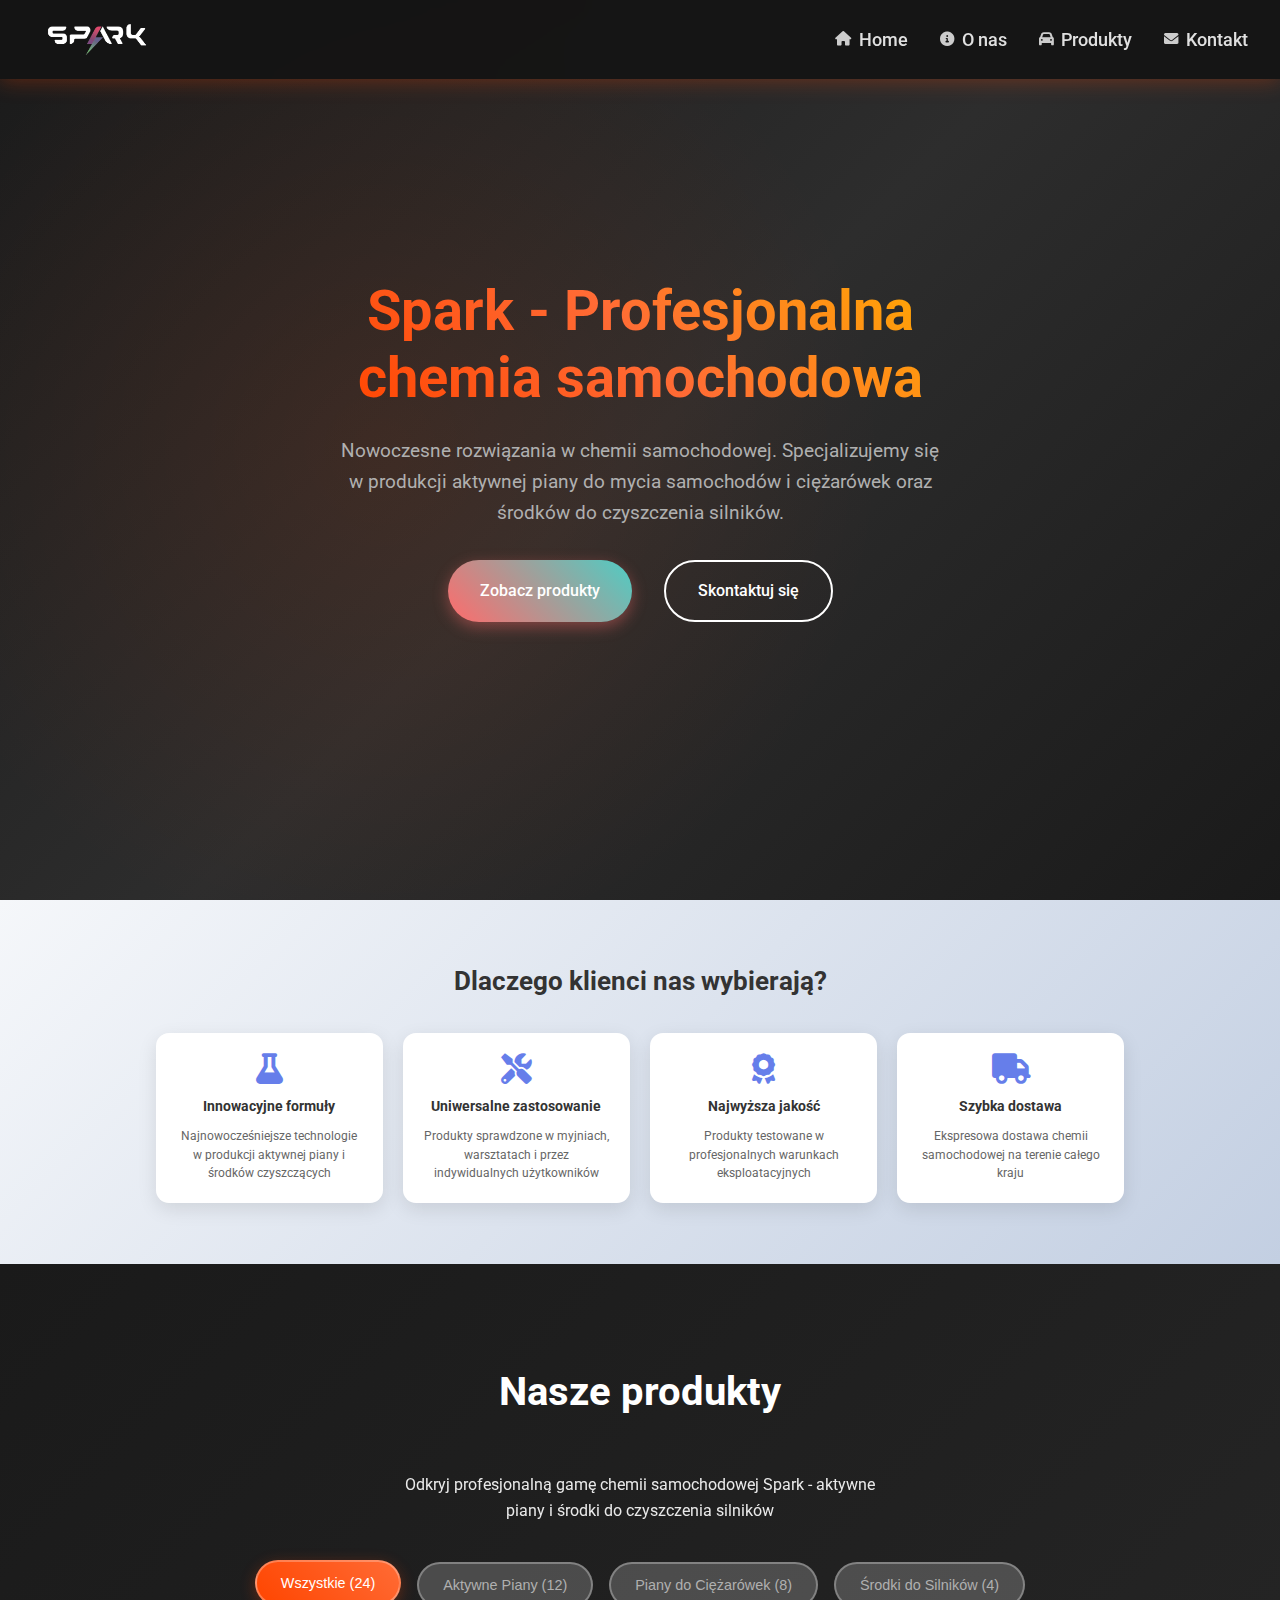
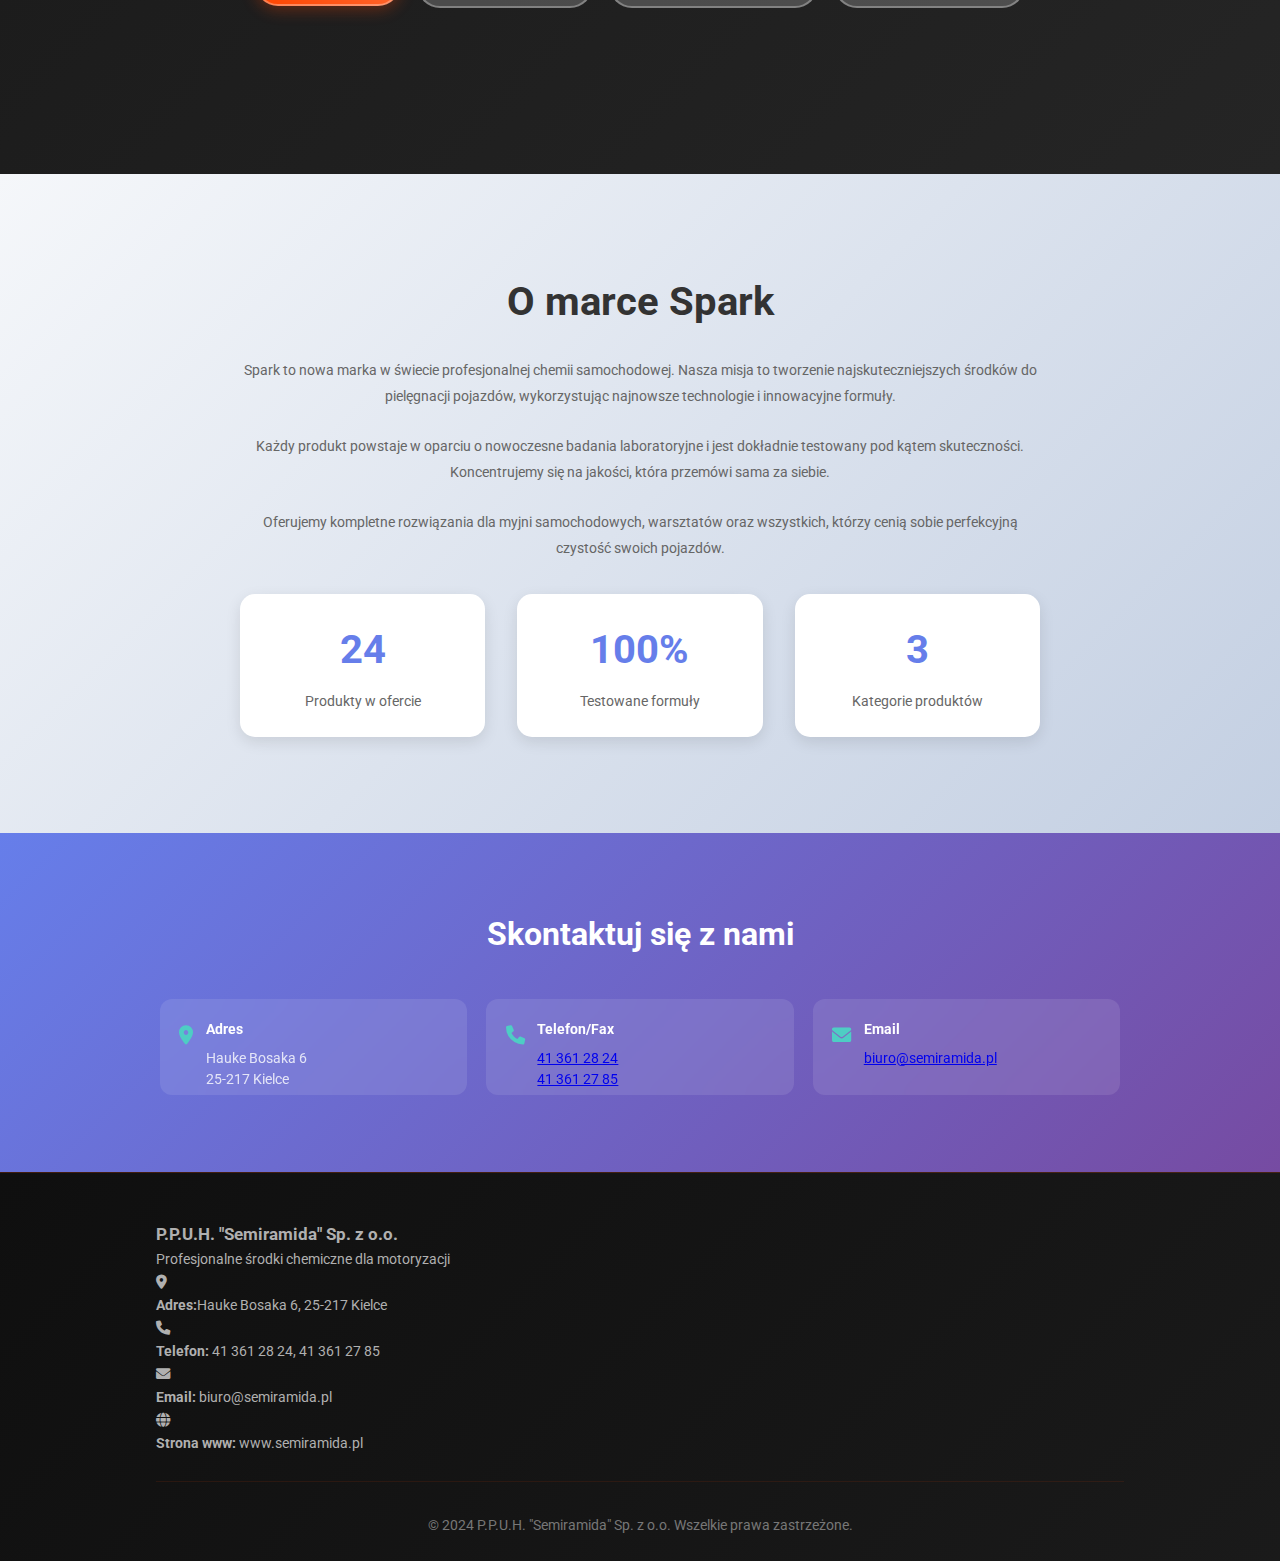
<file: index.html>
<!DOCTYPE html>
<html lang="pl">
  <head>
    <meta charset="UTF-8" />
    <meta name="viewport" content="width=device-width, initial-scale=1.0" />
    <meta
      http-equiv="Cache-Control"
      content="no-cache, no-store, must-revalidate"
    />
    <meta http-equiv="Pragma" content="no-cache" />
    <meta http-equiv="Expires" content="0" />
    <title>Spark - Profesjonalna chemia samochodowa</title>
    <link rel="stylesheet" href="style-modular.css" />
    <link
      href="https://cdnjs.cloudflare.com/ajax/libs/font-awesome/6.0.0/css/all.min.css"
      rel="stylesheet"
    />
    <link
      href="https://fonts.googleapis.com/css2?family=Roboto:wght@300;400;500;700&display=swap"
      rel="stylesheet"
    />
  </head>
  <body>
    <!-- Navigation -->
    <header class="header">
      <nav class="navbar">
        <div class="nav-brand">
          <img src="images/logo.png" alt="Spark Logo" class="logo" />
        </div>
        <ul class="nav-menu">
          <li class="nav-item">
            <a href="#home" class="nav-link">
              <i class="fas fa-home"></i>
              Home
            </a>
          </li>
          <li class="nav-item">
            <a href="#about" class="nav-link">
              <i class="fas fa-info-circle"></i>
              O nas
            </a>
          </li>
          <li class="nav-item">
            <a href="#products" class="nav-link">
              <i class="fas fa-car"></i>
              Produkty
            </a>
          </li>
          <li class="nav-item">
            <a href="#contact" class="nav-link">
              <i class="fas fa-envelope"></i>
              Kontakt
            </a>
          </li>
        </ul>
        <div class="hamburger">
          <span class="bar"></span>
          <span class="bar"></span>
          <span class="bar"></span>
        </div>
      </nav>
    </header>

    <!-- Hero Section -->
    <section id="home" class="hero">
      <div class="hero-content">
        <div class="hero-text">
          <h1>Spark - Profesjonalna<br />chemia samochodowa</h1>
          <p>
            Nowoczesne rozwiązania w chemii samochodowej. Specjalizujemy się w
            produkcji aktywnej piany do mycia samochodów i ciężarówek oraz
            środków do czyszczenia silników.
          </p>
          <div class="hero-buttons">
            <a href="#products" class="btn btn-primary">Zobacz produkty</a>
            <a href="#contact" class="btn btn-secondary">Skontaktuj się</a>
          </div>
        </div>
      </div>
    </section>

    <!-- Features Section -->
    <section class="features">
      <div class="container">
        <h2>Dlaczego klienci nas wybierają?</h2>
        <div class="features-grid">
          <div class="feature-card">
            <i class="fas fa-flask"></i>
            <h3>Innowacyjne formuły</h3>
            <p>
              Najnowocześniejsze technologie w produkcji aktywnej piany i
              środków czyszczących
            </p>
          </div>
          <div class="feature-card">
            <i class="fas fa-tools"></i>
            <h3>Uniwersalne zastosowanie</h3>
            <p>
              Produkty sprawdzone w myjniach, warsztatach i przez indywidualnych
              użytkowników
            </p>
          </div>
          <div class="feature-card">
            <i class="fas fa-award"></i>
            <h3>Najwyższa jakość</h3>
            <p>
              Produkty testowane w profesjonalnych warunkach eksploatacyjnych
            </p>
          </div>
          <div class="feature-card">
            <i class="fas fa-truck"></i>
            <h3>Szybka dostawa</h3>
            <p>
              Ekspresowa dostawa chemii samochodowej na terenie całego kraju
            </p>
          </div>
        </div>
      </div>
    </section>

    <!-- Products Section -->
    <section id="products" class="products">
      <div class="container">
        <h2>Nasze produkty</h2>
        <p class="products-intro">
          Odkryj profesjonalną gamę chemii samochodowej Spark - aktywne piany i
          środki do czyszczenia silników
        </p>

        <div class="products-grid" id="productsGrid">
          <!-- Produkty będą generowane przez JavaScript -->
        </div>
      </div>
    </section>

    <!-- About Section -->
    <section id="about" class="about">
      <div class="container">
        <div class="about-content">
          <div class="about-text">
            <h2>O marce Spark</h2>
            <p>
              Spark to nowa marka w świecie profesjonalnej chemii samochodowej.
              Nasza misja to tworzenie najskuteczniejszych środków do
              pielęgnacji pojazdów, wykorzystując najnowsze technologie i
              innowacyjne formuły.
            </p>
            <p>
              Każdy produkt powstaje w oparciu o nowoczesne badania
              laboratoryjne i jest dokładnie testowany pod kątem skuteczności.
              Koncentrujemy się na jakości, która przemówi sama za siebie.
            </p>
            <p>
              Oferujemy kompletne rozwiązania dla myjni samochodowych,
              warsztatów oraz wszystkich, którzy cenią sobie perfekcyjną
              czystość swoich pojazdów.
            </p>
            <div class="stats">
              <div class="stat">
                <span class="stat-number">24</span>
                <span class="stat-label">Produkty w ofercie</span>
              </div>
              <div class="stat">
                <span class="stat-number">100%</span>
                <span class="stat-label">Testowane formuły</span>
              </div>
              <div class="stat">
                <span class="stat-number">3</span>
                <span class="stat-label">Kategorie produktów</span>
              </div>
            </div>
          </div>
        </div>
      </div>
    </section>

    <!-- Contact Section -->
    <section id="contact" class="contact">
      <div class="container">
        <h2>Skontaktuj się z nami</h2>

        <div class="contact-content">
          <div class="contact-info">
            <div class="contact-item">
              <i class="fas fa-map-marker-alt contact-icon"></i>
              <div class="contact-text">
                <h3>Adres</h3>
                <p>Hauke Bosaka 6<br />25-217 Kielce</p>
              </div>
            </div>

            <div class="contact-item">
              <i class="fas fa-phone contact-icon"></i>
              <div class="contact-text">
                <h3>Telefon/Fax</h3>
                <p><a href="tel:+48413612824">41 361 28 24</a></p>
                <p><a href="tel:+48413612785">41 361 27 85</a></p>
              </div>
            </div>

            <div class="contact-item">
              <i class="fas fa-envelope contact-icon"></i>
              <div class="contact-text">
                <h3>Email</h3>
                <p>
                  <a href="mailto:biuro@semiramida.pl">biuro@semiramida.pl</a>
                </p>
              </div>
            </div>
          </div>
        </div>
      </div>
    </section>

    <!-- Footer -->
    <footer class="footer">
      <div class="container">
        <div class="footer-content">
          <div class="footer-main">
            <h3>P.P.U.H. "Semiramida" Sp. z o.o.</h3>
            <p class="footer-description">
              Profesjonalne środki chemiczne dla motoryzacji
            </p>

            <div class="footer-info">
              <div class="footer-info-item">
                <i class="fas fa-map-marker-alt"></i>
                <div><strong>Adres:</strong>Hauke Bosaka 6, 25-217 Kielce</div>
              </div>

              <div class="footer-info-item">
                <i class="fas fa-phone"></i>
                <div>
                  <strong>Telefon:</strong>
                  <a href="tel:+48413612824">41 361 28 24</a>,
                  <a href="tel:+48413612785">41 361 27 85</a>
                </div>
              </div>

              <div class="footer-info-item">
                <i class="fas fa-envelope"></i>
                <div>
                  <strong>Email:</strong>
                  <a href="mailto:biuro@semiramida.pl">biuro@semiramida.pl</a>
                </div>
              </div>

              <div class="footer-info-item">
                <i class="fas fa-globe"></i>
                <div>
                  <strong>Strona www:</strong>
                  <a href="https://www.semiramida.pl" target="_blank"
                    >www.semiramida.pl</a
                  >
                </div>
              </div>
            </div>
          </div>
        </div>
        <div class="footer-bottom">
          <p>
            &copy; 2024 P.P.U.H. "Semiramida" Sp. z o.o. Wszelkie prawa
            zastrzeżone.
          </p>
        </div>
      </div>
    </footer>

    <script src="app-modular.js"></script>
  </body>
</html>
</file>
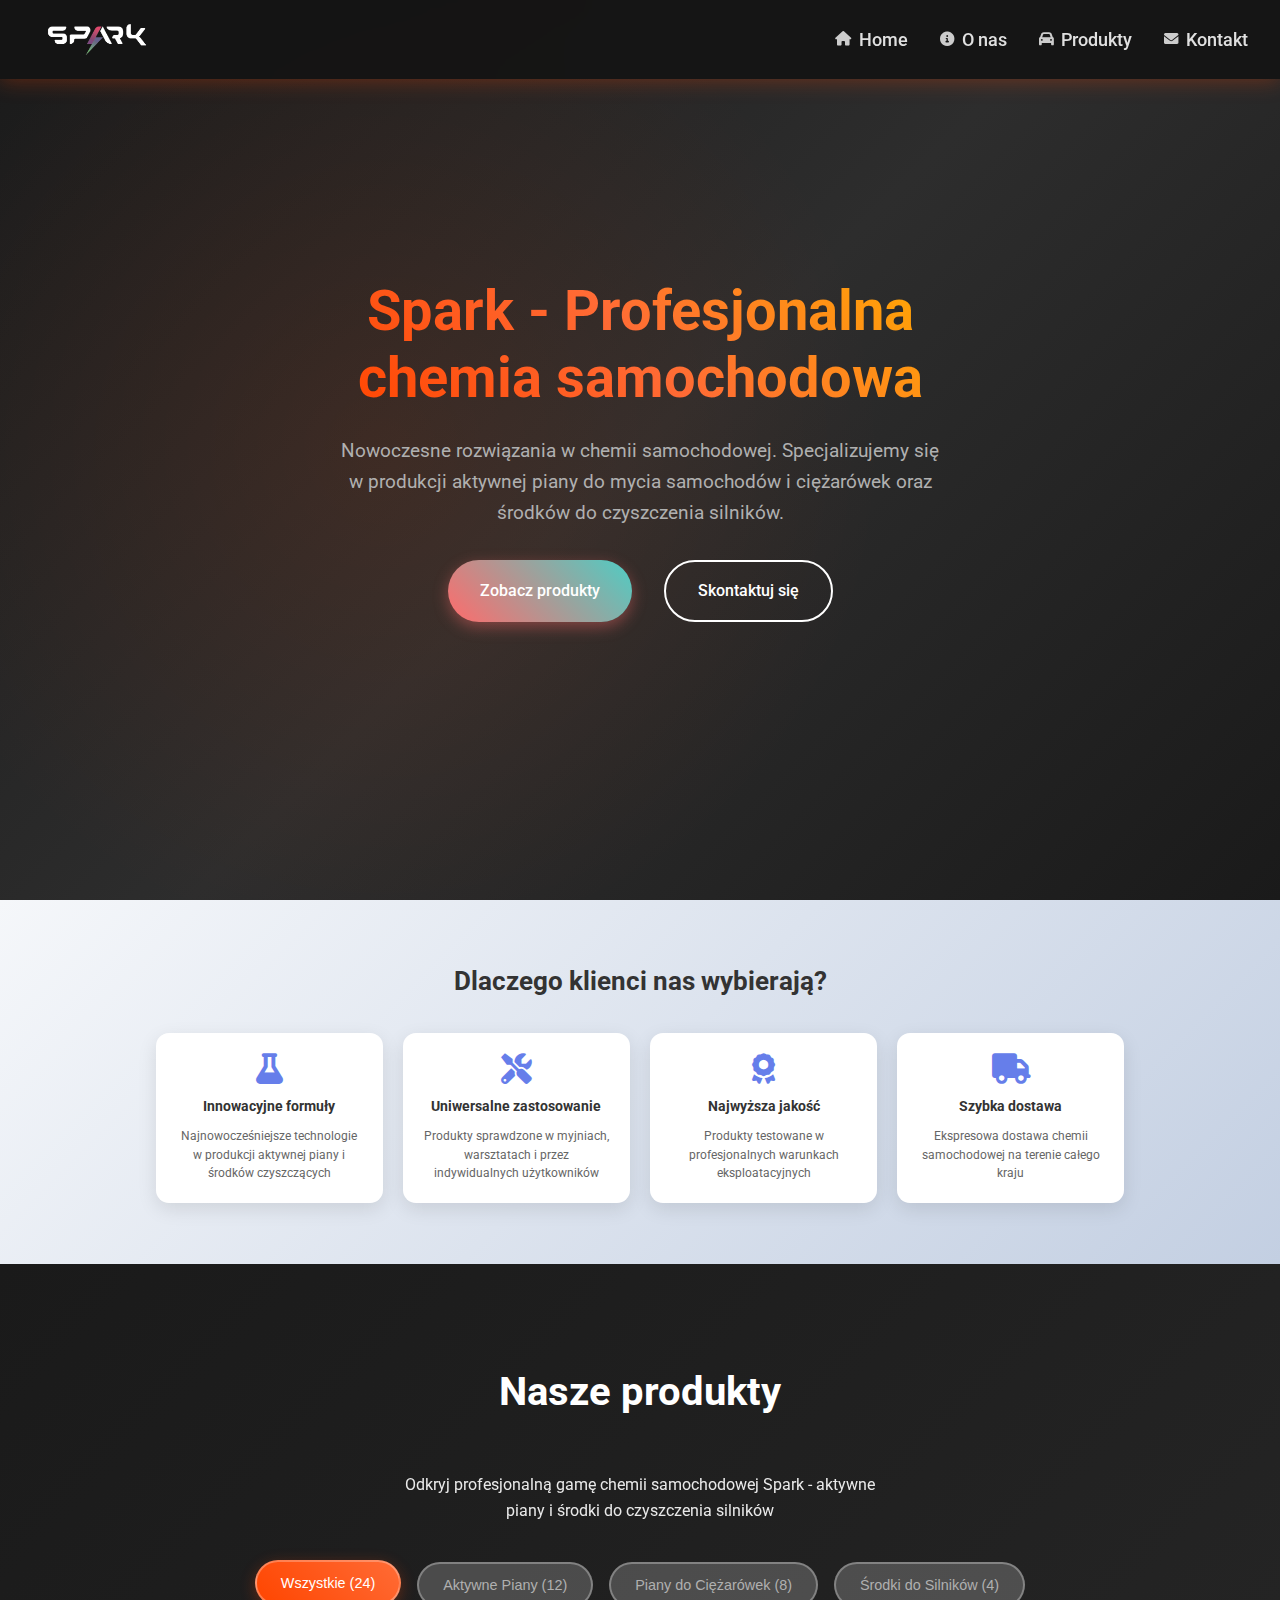
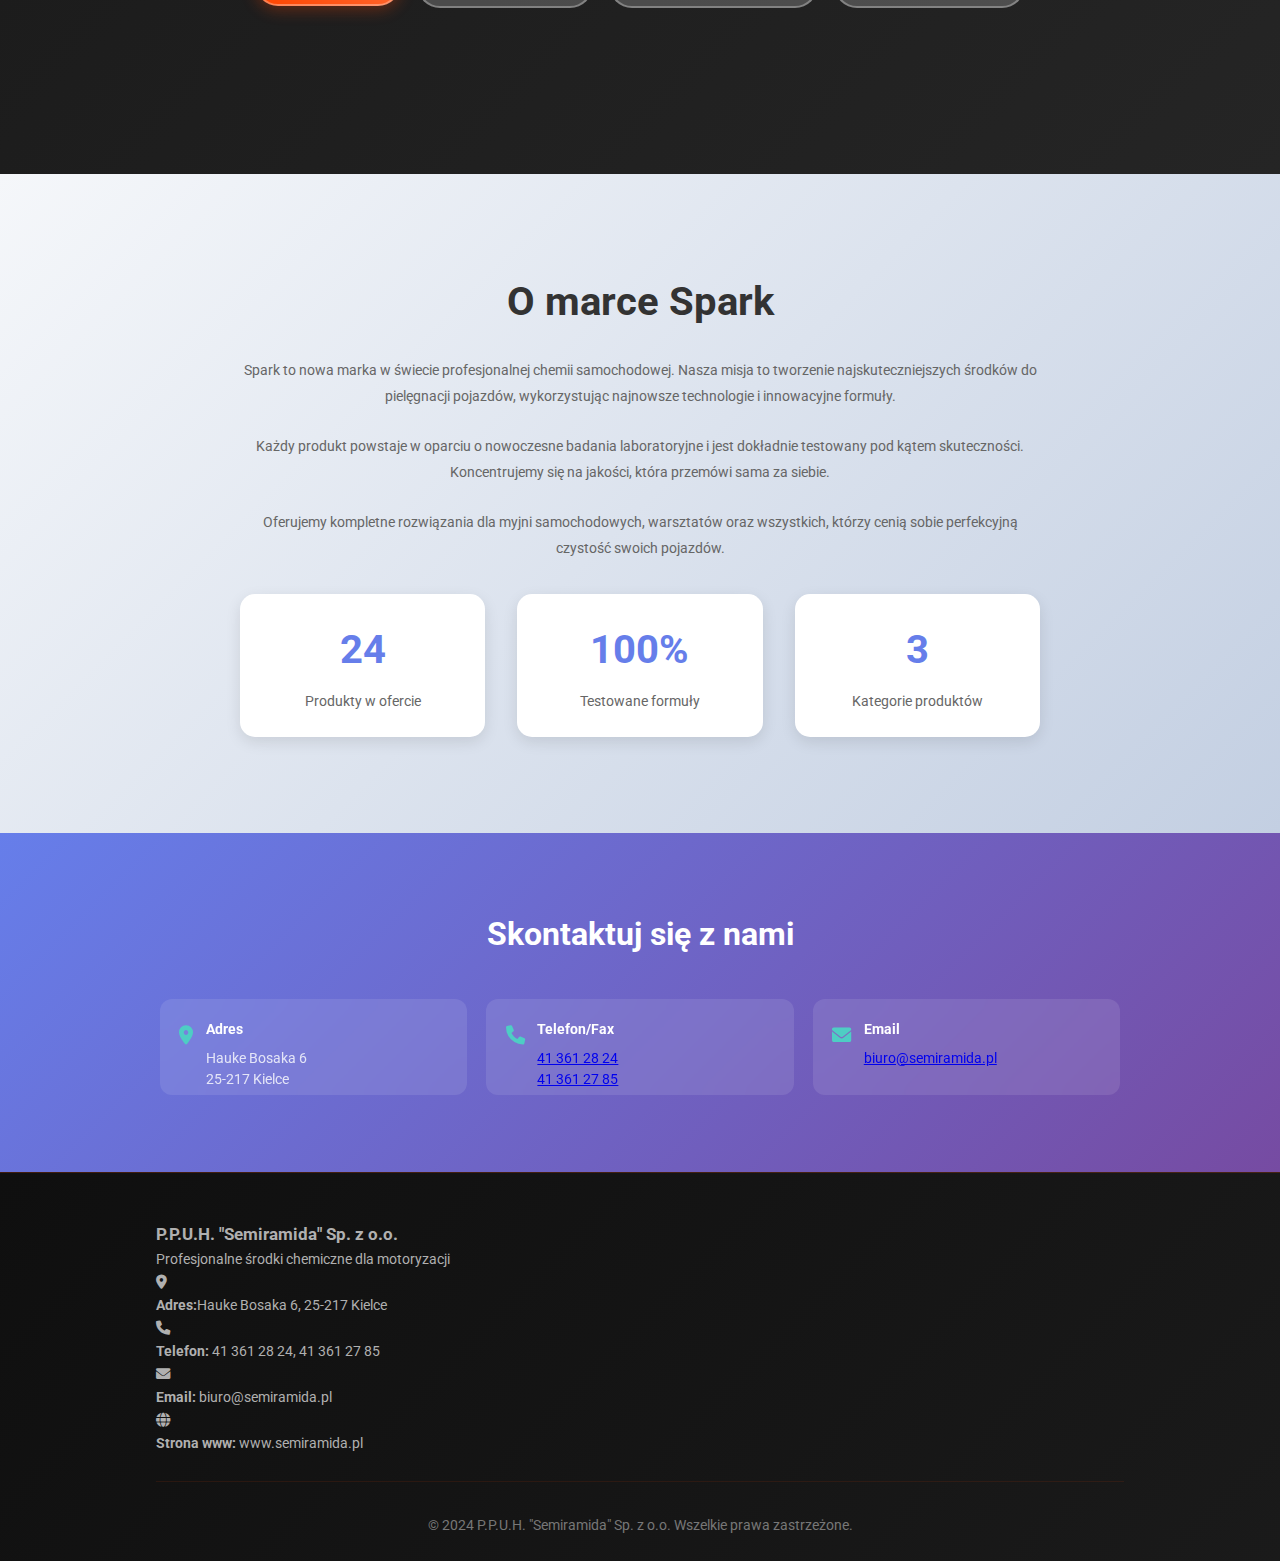
<file: product-foam2.html>
<!DOCTYPE html>
<html lang="pl">
  <head>
    <meta charset="UTF-8" />
    <meta name="viewport" content="width=device-width, initial-scale=1.0" />
    <title>Active Foam 2 - Spark</title>
    <link rel="stylesheet" href="style-modular.css?v=20250116-002" />
    <link rel="stylesheet" href="css/product-page.css?v=20250116-001" />
    <link
      rel="stylesheet"
      href="https://cdnjs.cloudflare.com/ajax/libs/font-awesome/6.0.0/css/all.min.css"
    />
    <link
      href="https://fonts.googleapis.com/css2?family=Roboto:wght@300;400;500;700&display=swap"
      rel="stylesheet"
    />
  </head>
  <body>
    <!-- Navigation -->
    <header class="header">
      <nav class="navbar">
        <div class="nav-brand">
          <img src="images/logo.png" alt="Spark Logo" class="logo" />
        </div>
        <ul class="nav-menu">
          <li class="nav-item">
            <a href="index.html#home" class="nav-link">
              <i class="fas fa-home"></i>
              Home
            </a>
          </li>
          <li class="nav-item">
            <a href="index.html#about" class="nav-link">
              <i class="fas fa-info-circle"></i>
              O nas
            </a>
          </li>
          <li class="nav-item">
            <a href="index.html#products" class="nav-link">
              <i class="fas fa-car"></i>
              Produkty
            </a>
          </li>
          <li class="nav-item">
            <a href="index.html#contact" class="nav-link">
              <i class="fas fa-envelope"></i>
              Kontakt
            </a>
          </li>
        </ul>
        <div class="hamburger">
          <span class="bar"></span>
          <span class="bar"></span>
          <span class="bar"></span>
        </div>
      </nav>
    </header>

    <!-- Product Details Section -->
    <section class="product-details">
      <div class="container">
        <div class="product-back">
          <a href="index.html#products" class="back-btn">
            <i class="fas fa-arrow-left"></i>
            Powrót do produktów
          </a>
        </div>

        <div class="product-content">
          <!-- Lewa kolumna - Galeria + Kontakt -->
          <div class="product-gallery">
            <div class="gallery-main-content">
              <div class="main-image">
                <img id="mainProductImage" src="" alt="Produkt" />
              </div>
              <div class="thumbnail-gallery" id="thumbnailGallery">
                <!-- Miniaturki będą dodane przez JavaScript -->
              </div>
            </div>

            <!-- Kontakt na dole lewej kolumny -->
            <div class="product-volumes-list">
              <h3>Dostępne objętości:</h3>
              <div class="volumes-list">
                <button class="volume-item" data-image-index="0">
                  <span class="volume-number">1</span> kg
                </button>
                <button class="volume-item" data-image-index="2">
                  <span class="volume-number">5,5</span> kg
                </button>
                <button class="volume-item" data-image-index="4">
                  <span class="volume-number">10,5</span> kg
                </button>
                <button class="volume-item" data-image-index="6">
                  <span class="volume-number">21</span> kg
                </button>
              </div>
            </div>
          </div>

          <!-- Prawa kolumna - Tytuł + Cechy + Materiały -->
          <div class="product-right-section">
            <div class="product-features-content">
              <!-- Tytuł produktu na górze -->
              <div class="product-header">
                <div class="product-category" id="productCategory"></div>
                <h1 id="productName"></h1>
              </div>

              <!-- Cechy produktu -->
              <div class="product-features">
                <h3>Główne cechy:</h3>
                <ul id="productFeatures">
                  <!-- Cechy będą dodane przez JavaScript -->
                </ul>
              </div>
            </div>

            <!-- Kontakt nad materiałami do pobrania -->
            <div class="contact-product">
              <h3>Potrzebujesz więcej informacji?</h3>
              <p>Skontaktuj się z nami w sprawie tego produktu</p>
              <a href="index.html#contact" class="btn-primary"
                >Skontaktuj się</a
              >
            </div>

            <!-- Materiały do pobrania -->
            <div class="product-downloads">
              <h3>Materiały do pobrania:</h3>
              <div class="download-buttons">
                <!-- Przyciski będą dodane przez JavaScript -->
              </div>
            </div>
          </div>

          <!-- Dolny rząd - Tylko opis (na całą szerokość) -->
          <div class="product-info-detailed">
            <div class="product-description-full" id="productDescription"></div>
          </div>
        </div>
      </div>
    </section>

    <!-- Footer -->
    <footer class="footer">
      <div class="container">
        <div class="footer-content">
          <div class="footer-main">
            <h3>P.P.U.H. "Semiramida" Sp. z o.o.</h3>
            <p class="footer-description">
              Profesjonalne środki chemiczne dla motoryzacji
            </p>
            <div class="footer-info">
              <div class="footer-info-item">
                <i class="fas fa-map-marker-alt"></i>
                <div><strong>Adres:</strong> Hauke Bosaka 6, 25-217 Kielce</div>
              </div>
              <div class="footer-info-item">
                <i class="fas fa-phone"></i>
                <div>
                  <strong>Telefon:</strong>
                  <a href="tel:+48413612824">41 361 28 24</a>,
                  <a href="tel:+48413612785">41 361 27 85</a>
                </div>
              </div>
              <div class="footer-info-item">
                <i class="fas fa-envelope"></i>
                <div>
                  <strong>Email:</strong>
                  <a href="mailto:biuro@semiramida.pl">biuro@semiramida.pl</a>
                </div>
              </div>
              <div class="footer-info-item">
                <i class="fas fa-globe"></i>
                <div>
                  <strong>Strona www:</strong>
                  <a href="https://www.semiramida.pl" target="_blank"
                    >www.semiramida.pl</a
                  >
                </div>
              </div>
            </div>
          </div>
        </div>
        <div class="footer-bottom">
          <p>
            &copy; 2024 P.P.U.H. "Semiramida" Sp. z o.o. Wszelkie prawa
            zastrzeżone.
          </p>
        </div>
      </div>
    </footer>

    <script src="js/products-data.js"></script>
    <script src="js/product-page.js"></script>
    <script src="js/navigation.js"></script>
    <script>
      // Automatycznie wybierz produkt Active Foam 2 na tej stronie
      document.addEventListener("DOMContentLoaded", function () {
        // Zmień id produktu na 2
        const url = new URL(window.location.href);
        url.searchParams.set("id", "2");
        window.history.replaceState({}, "", url);
      });
    </script>
  </body>
</html>
</file>
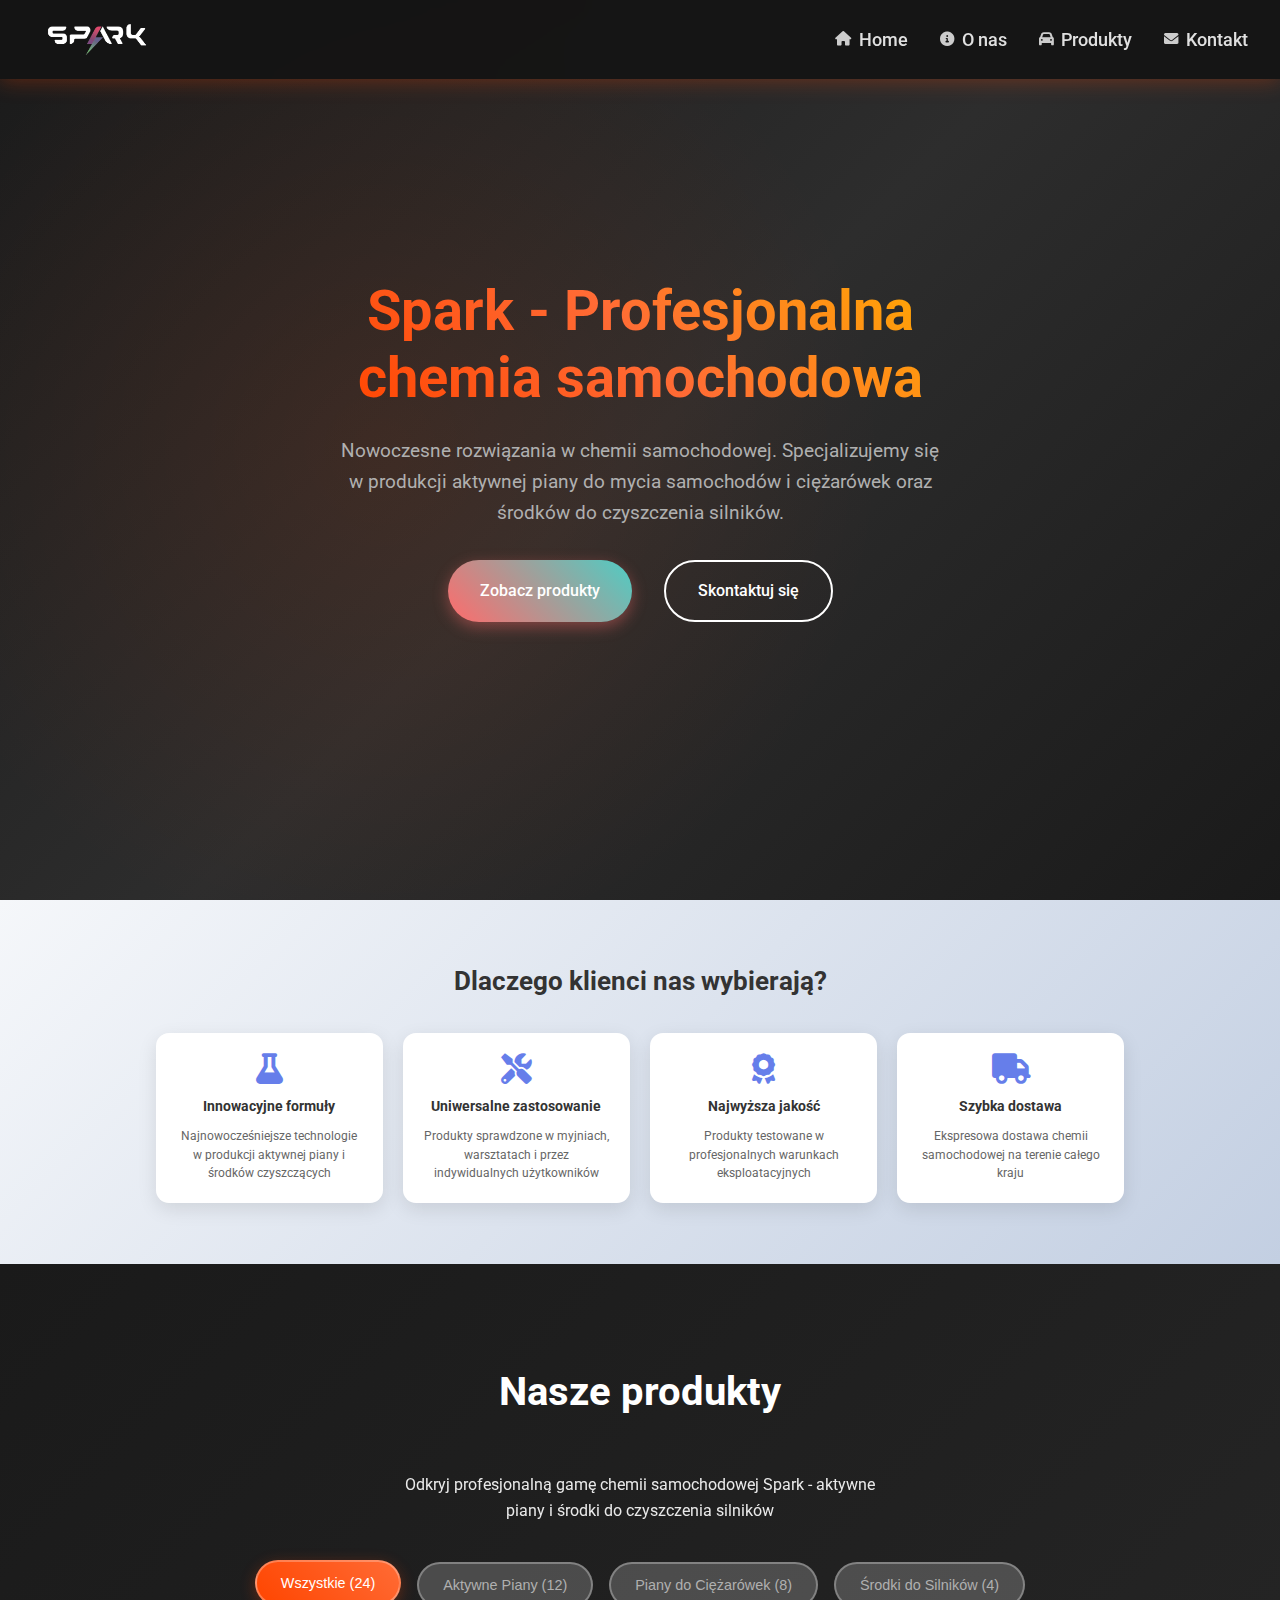
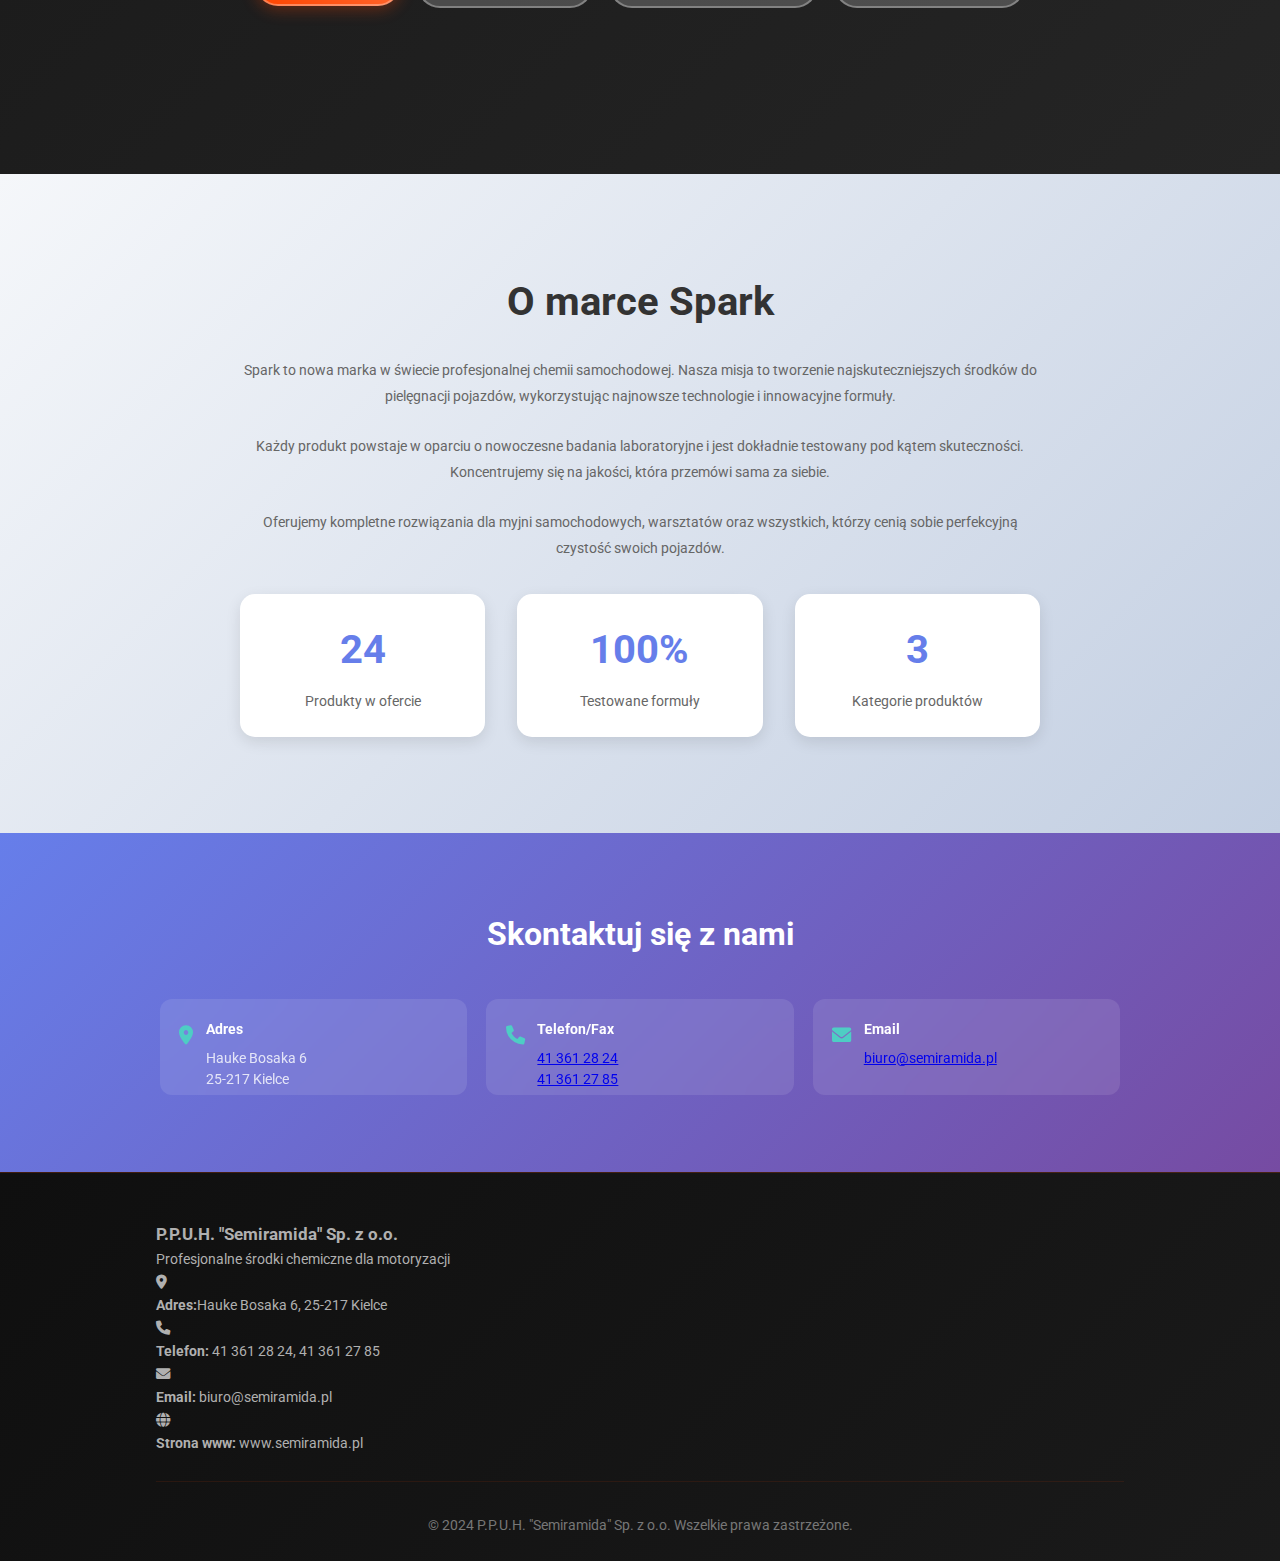
<file: product.html>
<!DOCTYPE html>
<html lang="pl">
  <head>
    <meta charset="UTF-8" />
    <meta name="viewport" content="width=device-width, initial-scale=1.0" />
    <title>Produkt - Spark</title>
    <link rel="stylesheet" href="style-modular.css?v=20250116-002" />
    <link rel="stylesheet" href="css/product-page.css?v=20250116-001" />
    <link
      rel="stylesheet"
      href="https://cdnjs.cloudflare.com/ajax/libs/font-awesome/6.0.0/css/all.min.css"
    />
    <link
      href="https://fonts.googleapis.com/css2?family=Roboto:wght@300;400;500;700&display=swap"
      rel="stylesheet"
    />
  </head>
  <body>
    <!-- Navigation -->
    <header class="header">
      <nav class="navbar">
        <div class="nav-brand">
          <img src="images/logo.png" alt="Spark Logo" class="logo" />
        </div>
        <ul class="nav-menu">
          <li class="nav-item">
            <a href="index.html#home" class="nav-link">
              <i class="fas fa-home"></i>
              Home
            </a>
          </li>
          <li class="nav-item">
            <a href="index.html#about" class="nav-link">
              <i class="fas fa-info-circle"></i>
              O nas
            </a>
          </li>
          <li class="nav-item">
            <a href="index.html#products" class="nav-link">
              <i class="fas fa-car"></i>
              Produkty
            </a>
          </li>
          <li class="nav-item">
            <a href="index.html#contact" class="nav-link">
              <i class="fas fa-envelope"></i>
              Kontakt
            </a>
          </li>
        </ul>
        <div class="hamburger">
          <span class="bar"></span>
          <span class="bar"></span>
          <span class="bar"></span>
        </div>
      </nav>
    </header>

    <!-- Product Details Section -->
    <section class="product-details">
      <div class="container">
        <div class="product-back">
          <a href="index.html#products" class="back-btn">
            <i class="fas fa-arrow-left"></i>
            Powrót do produktów
          </a>
        </div>

        <div class="product-content">
          <!-- Lewa kolumna - Galeria + Kontakt -->
          <div class="product-gallery">
            <div class="gallery-main-content">
              <div class="main-image">
                <img id="mainProductImage" src="" alt="Produkt" />
              </div>
              <div class="thumbnail-gallery" id="thumbnailGallery">
                <!-- Miniaturki będą dodane przez JavaScript -->
              </div>
            </div>

            <!-- Kontakt na dole lewej kolumny -->
            <div class="product-volumes-list">
              <h3>Dostępne objętości:</h3>
              <div class="volumes-list">
                <button class="volume-item" data-image-index="0">
                  <span class="volume-number">1</span> kg
                </button>
                <button class="volume-item" data-image-index="2">
                  <span class="volume-number">5,5</span> kg
                </button>
                <button class="volume-item" data-image-index="4">
                  <span class="volume-number">10,2</span> kg
                </button>
                <button class="volume-item" data-image-index="6">
                  <span class="volume-number">21</span> kg
                </button>
              </div>
            </div>
          </div>

          <!-- Prawa kolumna - Tytuł + Cechy + Materiały -->
          <div class="product-right-section">
            <div class="product-features-content">
              <!-- Tytuł produktu na górze -->
              <div class="product-header">
                <div class="product-category" id="productCategory"></div>
                <h1 id="productName"></h1>
              </div>

              <!-- Cechy produktu -->
              <div class="product-features">
                <h3>Główne cechy:</h3>
                <ul id="productFeatures">
                  <!-- Cechy będą dodane przez JavaScript -->
                </ul>
              </div>
            </div>

            <!-- Kontakt nad materiałami do pobrania -->
            <div class="contact-product">
              <h3>Potrzebujesz więcej informacji?</h3>
              <p>Skontaktuj się z nami w sprawie tego produktu</p>
              <a href="index.html#contact" class="btn-primary"
                >Skontaktuj się</a
              >
            </div>

            <!-- Materiały do pobrania -->
            <div class="product-downloads">
              <h3>Materiały do pobrania:</h3>
              <div class="download-buttons">
                <!-- Przyciski będą dodane przez JavaScript -->
              </div>
            </div>
          </div>

          <!-- Dolny rząd - Tylko opis (na całą szerokość) -->
          <div class="product-info-detailed">
            <div class="product-description-full" id="productDescription"></div>
          </div>
        </div>
      </div>
    </section>

    <!-- Footer -->
    <footer class="footer">
      <div class="container">
        <div class="footer-content">
          <div class="footer-main">
            <h3>P.P.U.H. "Semiramida" Sp. z o.o.</h3>
            <p class="footer-description">
              Profesjonalne środki chemiczne dla motoryzacji
            </p>
            <div class="footer-info">
              <div class="footer-info-item">
                <i class="fas fa-map-marker-alt"></i>
                <div><strong>Adres:</strong> Hauke Bosaka 6, 25-217 Kielce</div>
              </div>
              <div class="footer-info-item">
                <i class="fas fa-phone"></i>
                <div>
                  <strong>Telefon:</strong>
                  <a href="tel:+48413612824">41 361 28 24</a>,
                  <a href="tel:+48413612785">41 361 27 85</a>
                </div>
              </div>
              <div class="footer-info-item">
                <i class="fas fa-envelope"></i>
                <div>
                  <strong>Email:</strong>
                  <a href="mailto:biuro@semiramida.pl">biuro@semiramida.pl</a>
                </div>
              </div>
              <div class="footer-info-item">
                <i class="fas fa-globe"></i>
                <div>
                  <strong>Strona www:</strong>
                  <a href="https://www.semiramida.pl" target="_blank"
                    >www.semiramida.pl</a
                  >
                </div>
              </div>
            </div>
          </div>
        </div>
        <div class="footer-bottom">
          <p>
            &copy; 2024 P.P.U.H. "Semiramida" Sp. z o.o. Wszelkie prawa
            zastrzeżone.
          </p>
        </div>
      </div>
    </footer>

    <script src="js/products-data.js"></script>
    <script src="js/product-page.js"></script>
    <script src="js/navigation.js"></script>
  </body>
</html>
</file>
<file: css/product-page.css>
/* Volumes List (under gallery) */
.volumes-list {
  display: flex;
  flex-direction: row;
  gap: 1rem;
  justify-content: center;
  margin: 1.5rem 0 0.5rem 0;
  flex-wrap: nowrap;
}

.volume-item {
  background: linear-gradient(135deg, #fff 0%, #ffe5d0 100%);
  color: #ff4500;
  border: 2px solid #ff4500;
  border-radius: 2rem;
  padding: 0.35rem 0.9rem;
  font-size: 0.95rem;
  font-weight: 700;
  cursor: pointer;
  transition: background 0.18s, color 0.18s, box-shadow 0.18s, border 0.18s;
  box-shadow: 0 1px 4px rgba(255, 69, 0, 0.08);
  outline: none;
  position: relative;
  margin-bottom: 0.2rem;
  letter-spacing: 0.1px;
  display: flex;
  align-items: center;
  gap: 0.3em;
}

.volume-number {
  font-size: 1em;
  font-weight: 700;
  color: inherit;
  margin-right: 0.18em;
  letter-spacing: 0.1px;
}

.volume-item.active,
.volume-item:focus,
.volume-item:hover {
  background: linear-gradient(135deg, #ff4500 0%, #ff7f50 100%);
  color: #fff;
  border: 2px solid #ff7f50;
  box-shadow: 0 4px 16px rgba(255, 69, 0, 0.15);
}

.volume-item.active .volume-number,
.volume-item:focus .volume-number,
.volume-item:hover .volume-number {
  color: #fff;
}
/* Product Page Styles */
.product-details {
  padding: 8rem 0 4rem;
  padding-top: 7rem; /* Dodane, aby nie chowało się pod navbar (ok. 65-70px) */
  background: linear-gradient(135deg, #1a1a1a 0%, #252525 100%);
  min-height: 100vh;
}

.product-back {
  margin-bottom: 2rem;
}

.back-btn {
  display: inline-flex;
  align-items: center;
  gap: 0.5rem;
  color: #b0b0b0 !important;
  text-decoration: none !important;
  font-weight: 500;
  transition: color 0.3s ease;
}

.back-btn:hover {
  color: #ff4500 !important;
}

/* LAYOUT - Grid 2 kolumny + dolny pasek */
.product-content {
  display: grid;
  grid-template-columns: 1fr 1fr;
  grid-template-rows: auto auto;
  gap: 2rem;
  align-items: stretch; /* Zmiana z start na stretch dla równych wysokości */
}

/* Product Gallery + Contact - lewa kolumna */
.product-gallery {
  background: rgba(35, 35, 35, 0.9);
  border-radius: 15px;
  padding: 2rem;
  border: 1px solid rgba(255, 69, 0, 0.1);
  grid-column: 1;
  grid-row: 1;
  display: flex;
  flex-direction: column;
  justify-content: space-between; /* Rozłożenie zawartości na całą wysokość */
}

/* Product Right Section - prawa kolumna */
.product-right-section {
  background: rgba(35, 35, 35, 0.9);
  border-radius: 15px;
  padding: 2rem;
  border: 1px solid rgba(255, 69, 0, 0.1);
  grid-column: 2;
  grid-row: 1;
  display: flex;
  flex-direction: column;
  justify-content: space-between; /* Rozłożenie zawartości na całą wysokość */
}

/* Grupa głównej zawartości lewej kolumny */
.gallery-main-content {
  flex: 1; /* Zajmuje dostępną przestrzeń */
}

/* Product Header - compact */
.product-header {
  text-align: left;
  margin-bottom: 1.5rem;
  padding-bottom: 1rem;
  border-bottom: 1px solid rgba(255, 69, 0, 0.2);
  flex-shrink: 0;
}

.product-header .product-category {
  color: #ff4500;
  font-size: 0.9rem;
  font-weight: 500;
  margin-bottom: 0.5rem;
  text-transform: uppercase;
  letter-spacing: 1px;
}

.product-header h1 {
  font-size: 2rem;
  color: #ffffff;
  margin-bottom: 0;
  font-weight: 700;
  line-height: 1.2;
}

/* Product Info - tylko opis, dolny rząd */
.product-info-detailed {
  background: rgba(35, 35, 35, 0.9);
  border-radius: 15px;
  padding: 2rem;
  border: 1px solid rgba(255, 69, 0, 0.1);
  grid-column: 1 / 3; /* rozciąga się na obie kolumny */
  grid-row: 2;
}

/* Main image */
.main-image {
  margin-bottom: 1.5rem;
  text-align: center;
  background: rgba(255, 255, 255, 0.05);
  border-radius: 10px;
  padding: 1rem;
  min-height: 300px;
  display: flex;
  align-items: center;
  justify-content: center;
}

.main-image img {
  max-width: 100%;
  max-height: 300px;
  object-fit: contain;
  border-radius: 8px;
}

.thumbnail-gallery {
  display: flex;
  gap: 1rem;
  justify-content: center;
  flex-wrap: wrap;
  margin-bottom: 1.5rem; /* Odstęp przed kontaktem */
}

.thumbnail {
  width: 80px;
  height: 80px;
  border-radius: 8px;
  overflow: hidden;
  cursor: pointer;
  border: 2px solid transparent;
  transition: border-color 0.3s ease;
  background: rgba(255, 255, 255, 0.05);
  display: flex;
  align-items: center;
  justify-content: center;
}

.thumbnail:hover,
.thumbnail.active {
  border-color: #ff4500;
}

.thumbnail img {
  width: 100%;
  height: 100%;
  object-fit: contain;
}

/* Product Description */
.product-description-full {
  color: #b0b0b0;
  font-size: 1.1rem;
  line-height: 1.6;
  margin-bottom: 0; /* Usunięto margin bo kontakt jest gdzie indziej */
}

.product-description-full br {
  line-height: 0.8;
}

/* Prawa sekcja - cechy */
.product-features {
  margin-bottom: 1rem;
  flex: 1; /* Zajmuje dostępną przestrzeń */
}

.product-features h3,
.product-downloads h3,
.contact-product h3 {
  color: #ffffff;
  margin-bottom: 1rem;
  font-size: 1.3rem;
  font-weight: 600;
}

.product-features ul {
  list-style: none;
  padding: 0;
  margin-bottom: 0;
}

.product-features li {
  color: #b0b0b0;
  margin-bottom: 0.5rem;
  display: flex;
  align-items: center;
  gap: 0.5rem;
}

.product-features li:last-child {
  margin-bottom: 0;
}

.product-features li::before {
  content: "✓";
  color: #ff4500;
  font-weight: bold;
}

/* Downloads Section */
.product-downloads {
  margin-bottom: 0;
  padding: 1.5rem;
  background: rgba(255, 69, 0, 0.05);
  border-radius: 10px;
  border: 1px solid rgba(255, 69, 0, 0.2);
  flex-shrink: 0; /* Stały rozmiar na dole */
}

.download-buttons {
  display: flex;
  flex-direction: column;
  gap: 0.8rem;
}

.download-btn {
  display: inline-flex;
  align-items: center;
  gap: 0.8rem;
  background: rgba(40, 40, 40, 0.8);
  color: #b0b0b0 !important;
  padding: 1rem 1.5rem;
  border-radius: 8px;
  text-decoration: none !important;
  transition: all 0.3s ease;
  border: 1px solid rgba(255, 69, 0, 0.2);
}

.download-btn:hover {
  background: rgba(255, 69, 0, 0.1);
  color: #ff4500 !important;
  transform: translateX(5px);
  border-color: #ff4500;
}

.download-btn i {
  font-size: 1.2rem;
}

/* Contact Product - na dole lewej kolumny bez tła i ramki */
.contact-product {
  padding: 1.5rem;
  border-radius: 10px;
  text-align: center;
  margin-top: 0;
  flex-shrink: 0; /* Stały rozmiar na dole */
}

.contact-product h3 {
  color: #ffffff;
  margin-bottom: 1rem;
  font-size: 1.3rem;
  font-weight: 600;
}

.contact-product p {
  color: #b0b0b0;
  margin-bottom: 1.5rem;
}

/* Coming Soon Styles */
.coming-soon-container {
  display: flex;
  align-items: center;
  justify-content: center;
  min-height: 60vh;
  grid-column: 1 / 3;
  grid-row: 1;
}

.coming-soon-content {
  text-align: center;
  background: rgba(35, 35, 35, 0.9);
  border-radius: 20px;
  padding: 4rem 3rem;
  border: 1px solid rgba(255, 69, 0, 0.1);
  max-width: 500px;
  width: 100%;
}

.coming-soon-icon {
  font-size: 4rem;
  color: #ff4500;
  margin-bottom: 2rem;
  animation: pulse 2s infinite;
}

@keyframes pulse {
  0% {
    opacity: 0.6;
  }
  50% {
    opacity: 1;
  }
  100% {
    opacity: 0.6;
  }
}

.coming-soon-content h1 {
  color: #ffffff;
  font-size: 2rem;
  margin-bottom: 1rem;
  font-weight: 700;
}

.coming-soon-content h2 {
  color: #ff4500;
  font-size: 2.5rem;
  margin-bottom: 1.5rem;
  font-weight: 600;
}

.coming-soon-content p {
  color: #b0b0b0;
  font-size: 1.1rem;
  line-height: 1.6;
  margin-bottom: 2.5rem;
}

.coming-soon-content .btn-primary {
  display: inline-flex;
  align-items: center;
  gap: 0.5rem;
  background: linear-gradient(135deg, #ff4500 0%, #ff6a00 100%);
  color: white;
  padding: 1rem 2rem;
  border-radius: 25px;
  text-decoration: none;
  font-weight: 600;
  transition: all 0.3s ease;
  border: none;
  cursor: pointer;
}

.coming-soon-content .btn-primary:hover {
  background: linear-gradient(135deg, #e63900 0%, #ff4500 100%);
  transform: translateY(-2px);
  box-shadow: 0 8px 25px rgba(255, 69, 0, 0.3);
}

/* Responsive */
@media (max-width: 1200px) {
  .product-content {
    grid-template-columns: 1fr;
    grid-template-rows: auto auto auto;
    align-items: start; /* Przywróć start na mobile */
  }

  .product-gallery,
  .product-right-section {
    grid-column: 1;
    grid-row: auto;
    justify-content: flex-start; /* Przywróć normalne justowanie na mobile */
  }

  .product-info-detailed {
    grid-column: 1;
    grid-row: auto;
  }

  .product-header h1 {
    font-size: 1.8rem;
  }
}

@media (max-width: 768px) {
  .product-header h1 {
    font-size: 1.6rem;
  }

  .main-image {
    min-height: 200px;
  }

  .download-buttons {
    gap: 0.5rem;
  }

  .download-btn {
    padding: 0.8rem 1rem;
    font-size: 0.9rem;
  }

  .coming-soon-content {
    padding: 3rem 2rem;
    margin: 0 1rem;
  }

  .coming-soon-content h1 {
    font-size: 1.5rem;
  }

  .coming-soon-content h2 {
    font-size: 2rem;
  }

  .coming-soon-icon {
    font-size: 3rem;
  }
}

@media (max-width: 480px) {
  .product-details {
    padding: 6rem 0 2rem;
  }

  .product-gallery,
  .product-right-section,
  .product-info-detailed {
    padding: 1.5rem;
  }

  .product-header h1 {
    font-size: 1.4rem;
  }

  .main-image {
    min-height: 180px;
  }

  .thumbnail {
    width: 60px;
    height: 60px;
  }

  .coming-soon-content {
    padding: 2rem 1.5rem;
  }

  .coming-soon-content h1 {
    font-size: 1.3rem;
  }

  .coming-soon-content h2 {
    font-size: 1.8rem;
  }

  .coming-soon-icon {
    font-size: 2.5rem;
  }
}
</file>
<file: style-modular.css>
/* 
Spark - Profesjonalna chemia samochodowa
Główny plik CSS - importuje wszystkie moduły
*/

/* Podstawowe style i reset */
@import url("./css/reset.css");

/* Komponenty */
@import url("./css/navigation.css?v=20250116-001");
@import url("./css/hero.css?v=20250116-001");
@import url("./css/buttons.css?v=20250116-001");
@import url("./css/features.css?v=20250116-001");
@import url("./css/products.css?v=20250116-001");
@import url("./css/about.css?v=20250116-001");
@import url("./css/contact.css?v=20250116-002");
@import url("./css/footer.css?v=20250116-001");

/* Animacje i efekty */
@import url("./css/animations.css");

/* Responsive design */
@import url("./css/responsive.css");
</file>
